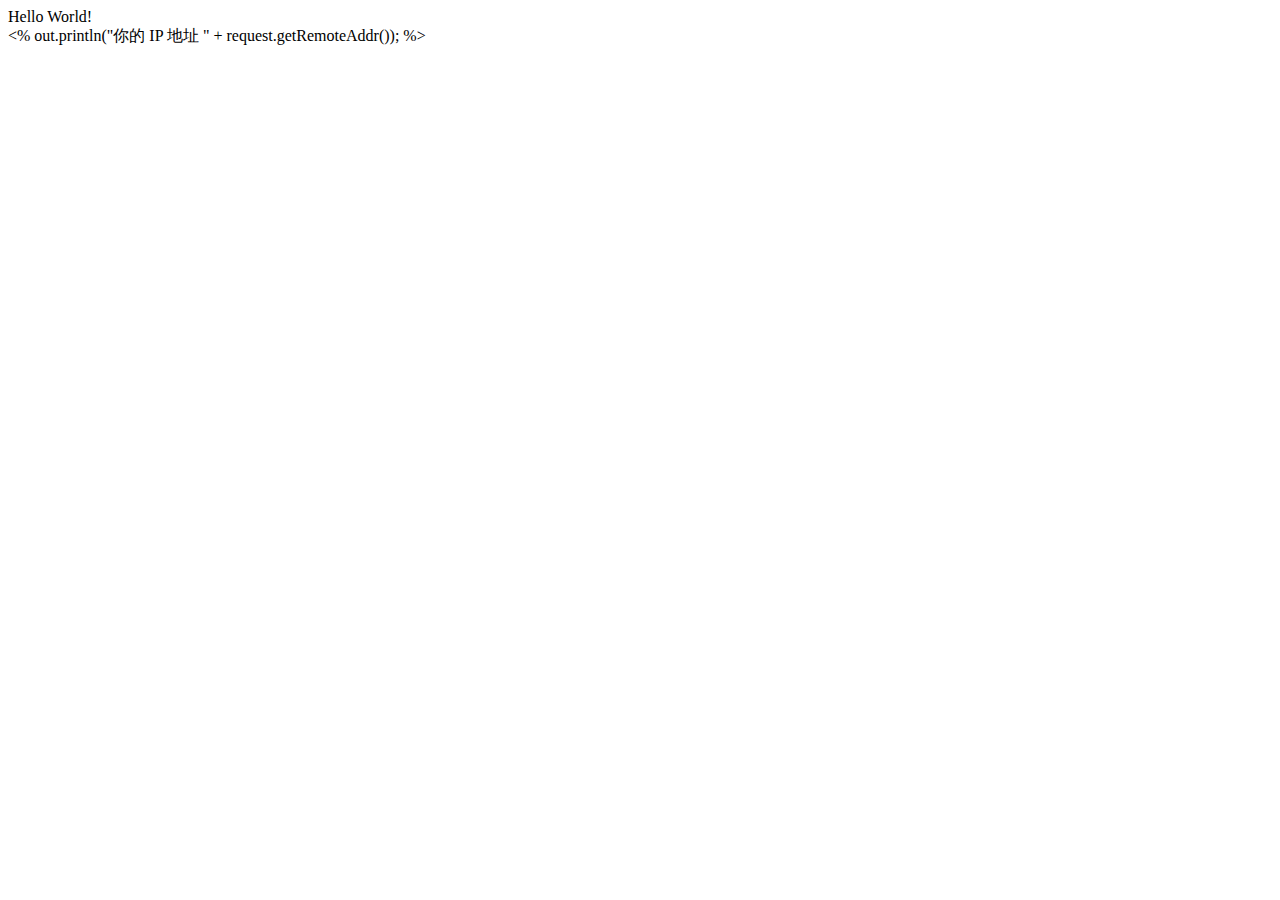
<file: serverone/src/main/resources/static/index.html>
<!DOCTYPE html>
<html>
<head>
    <meta charset="utf-8">
    <title>菜鸟教程(runoob.com)</title>
</head>
<body>
Hello World!<br/>
<%
    out.println("你的 IP 地址 " + request.getRemoteAddr());
%>
</body>
</html>
</file>
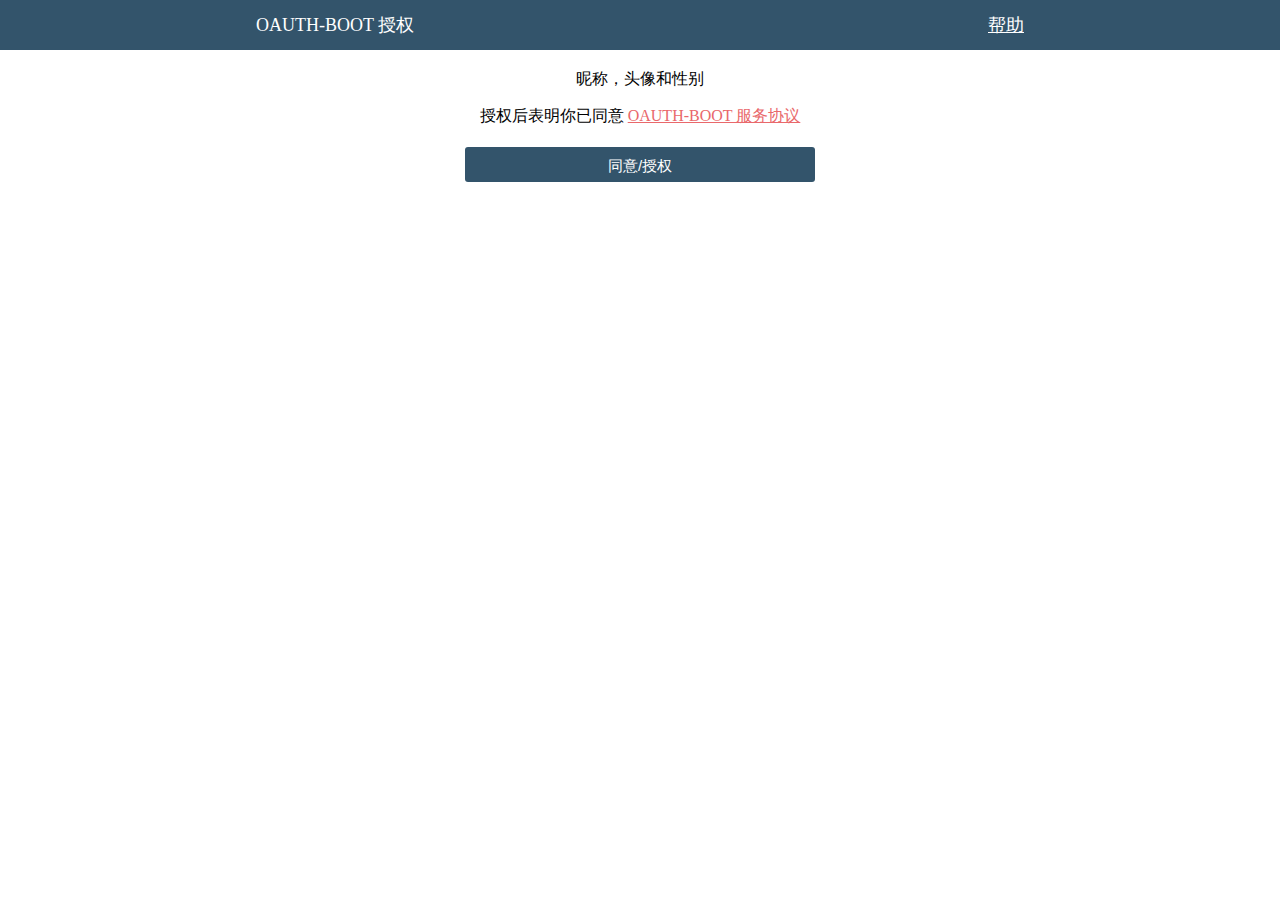
<file: authserver/src/main/resources/views/base-grant.html>
<!DOCTYPE html>
<html lang="en" xmlns:th="http://www.thymeleaf.org">
<head>
    <meta charset="UTF-8">
    <title>授权</title>
</head>
<style>

    html{
        padding: 0px;
        margin: 0px;
    }

    .title {
        background-color: #33546B;
        height: 50px;
        padding-left: 20%;
        padding-right: 20%;
        color: white;
        line-height: 50px;
        font-size: 18px;
    }
    .title-left{
        float: right;
    }
    .title-right{
        float: left;
    }
    .title-left a{
        color: white;
    }
    .container{
        clear: both;
        text-align: center;
    }
    .btn {
        width: 350px;
        height: 35px;
        line-height: 35px;
        cursor: pointer;
        margin-top: 20px;
        border-radius: 3px;
        background-color: #33546B;
        color: white;
        border: none;
        font-size: 15px;
    }
</style>
<body style="margin: 0px">
<div class="title">
    <div class="title-right">OAUTH-BOOT 授权</div>
    <div class="title-left">
        <a href="#help">帮助</a>
    </div>
</div>
<div class="container">
    <h3 th:text="${clientId}+' 请求授权，该应用将获取你的以下信息'"></h3>
    <p>昵称，头像和性别</p>
    授权后表明你已同意 <a  href="#boot" style="color: #E9686B">OAUTH-BOOT 服务协议</a>
    <form method="post" action="/oauth/authorize">
        <input name="user_oauth_approval" value="true" type="hidden">
        <input type="hidden" name="scope.app" value="true">
        <button class="btn"  type="submit"> 同意/授权</button>
    </form>
</div>
</body>
</html>
</file>
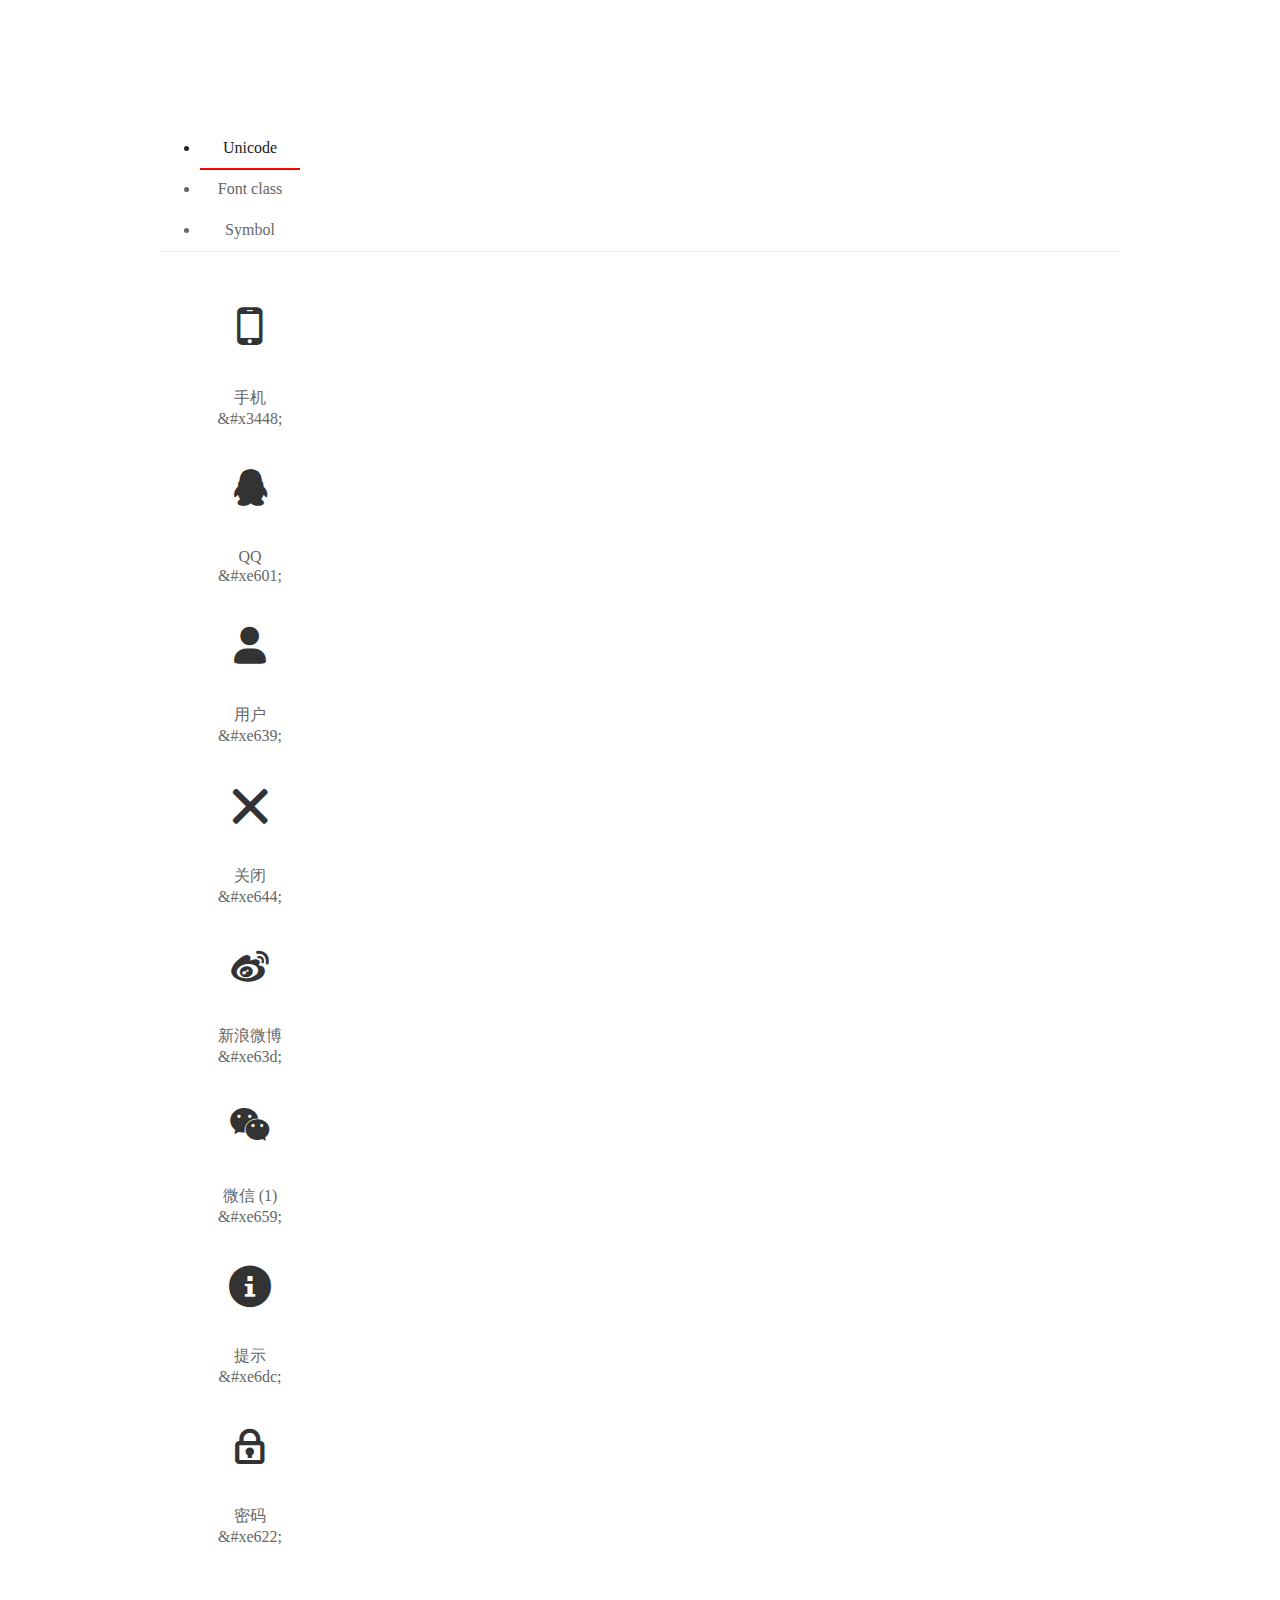
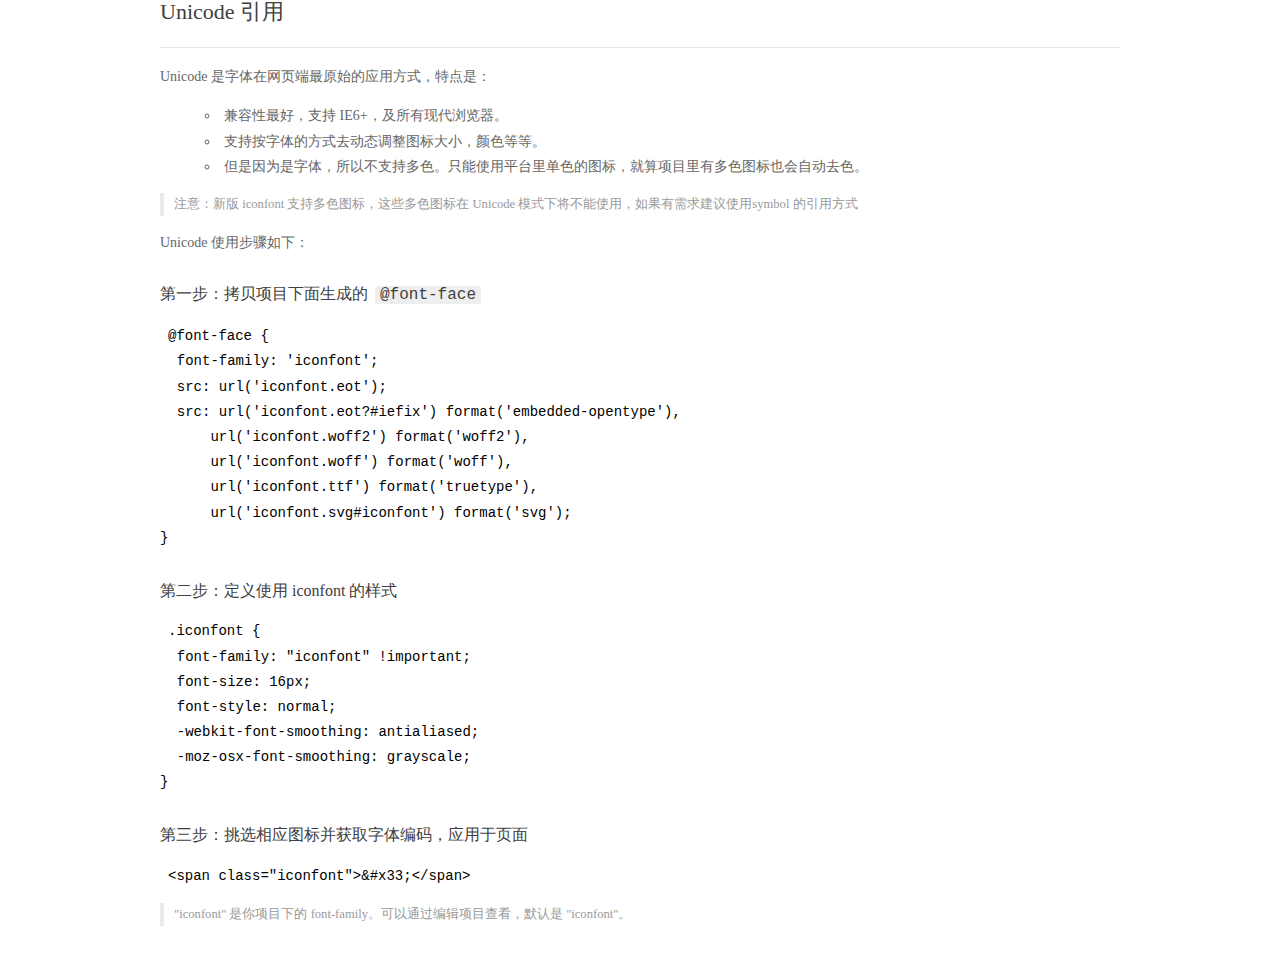
<file: authserver/src/main/resources/static/css/demo_index.html>
<!DOCTYPE html>
<html>
<head>
  <meta charset="utf-8"/>
  <title>IconFont Demo</title>
  <link rel="shortcut icon" href="https://gtms04.alicdn.com/tps/i4/TB1_oz6GVXXXXaFXpXXJDFnIXXX-64-64.ico" type="image/x-icon"/>
  <link rel="stylesheet" href="https://g.alicdn.com/thx/cube/1.3.2/cube.min.css">
  <link rel="stylesheet" href="demo.css">
  <link rel="stylesheet" href="iconfont.css">
  <script src="iconfont.js"></script>
  <!-- jQuery -->
  <script src="https://a1.alicdn.com/oss/uploads/2018/12/26/7bfddb60-08e8-11e9-9b04-53e73bb6408b.js"></script>
  <!-- 代码高亮 -->
  <script src="https://a1.alicdn.com/oss/uploads/2018/12/26/a3f714d0-08e6-11e9-8a15-ebf944d7534c.js"></script>
</head>
<body>
  <div class="main">
    <h1 class="logo"><a href="https://www.iconfont.cn/" title="iconfont 首页" target="_blank">&#xe86b;</a></h1>
    <div class="nav-tabs">
      <ul id="tabs" class="dib-box">
        <li class="dib active"><span>Unicode</span></li>
        <li class="dib"><span>Font class</span></li>
        <li class="dib"><span>Symbol</span></li>
      </ul>
      
    </div>
    <div class="tab-container">
      <div class="content unicode" style="display: block;">
          <ul class="icon_lists dib-box">
          
            <li class="dib">
              <span class="icon iconfont">&#x3448;</span>
                <div class="name">手机</div>
                <div class="code-name">&amp;#x3448;</div>
              </li>
          
            <li class="dib">
              <span class="icon iconfont">&#xe601;</span>
                <div class="name">QQ</div>
                <div class="code-name">&amp;#xe601;</div>
              </li>
          
            <li class="dib">
              <span class="icon iconfont">&#xe639;</span>
                <div class="name">用户</div>
                <div class="code-name">&amp;#xe639;</div>
              </li>
          
            <li class="dib">
              <span class="icon iconfont">&#xe644;</span>
                <div class="name">关闭</div>
                <div class="code-name">&amp;#xe644;</div>
              </li>
          
            <li class="dib">
              <span class="icon iconfont">&#xe63d;</span>
                <div class="name">新浪微博</div>
                <div class="code-name">&amp;#xe63d;</div>
              </li>
          
            <li class="dib">
              <span class="icon iconfont">&#xe659;</span>
                <div class="name">微信 (1)</div>
                <div class="code-name">&amp;#xe659;</div>
              </li>
          
            <li class="dib">
              <span class="icon iconfont">&#xe6dc;</span>
                <div class="name">提示</div>
                <div class="code-name">&amp;#xe6dc;</div>
              </li>
          
            <li class="dib">
              <span class="icon iconfont">&#xe622;</span>
                <div class="name">密码</div>
                <div class="code-name">&amp;#xe622;</div>
              </li>
          
          </ul>
          <div class="article markdown">
          <h2 id="unicode-">Unicode 引用</h2>
          <hr>

          <p>Unicode 是字体在网页端最原始的应用方式，特点是：</p>
          <ul>
            <li>兼容性最好，支持 IE6+，及所有现代浏览器。</li>
            <li>支持按字体的方式去动态调整图标大小，颜色等等。</li>
            <li>但是因为是字体，所以不支持多色。只能使用平台里单色的图标，就算项目里有多色图标也会自动去色。</li>
          </ul>
          <blockquote>
            <p>注意：新版 iconfont 支持多色图标，这些多色图标在 Unicode 模式下将不能使用，如果有需求建议使用symbol 的引用方式</p>
          </blockquote>
          <p>Unicode 使用步骤如下：</p>
          <h3 id="-font-face">第一步：拷贝项目下面生成的 <code>@font-face</code></h3>
<pre><code class="language-css"
>@font-face {
  font-family: 'iconfont';
  src: url('iconfont.eot');
  src: url('iconfont.eot?#iefix') format('embedded-opentype'),
      url('iconfont.woff2') format('woff2'),
      url('iconfont.woff') format('woff'),
      url('iconfont.ttf') format('truetype'),
      url('iconfont.svg#iconfont') format('svg');
}
</code></pre>
          <h3 id="-iconfont-">第二步：定义使用 iconfont 的样式</h3>
<pre><code class="language-css"
>.iconfont {
  font-family: "iconfont" !important;
  font-size: 16px;
  font-style: normal;
  -webkit-font-smoothing: antialiased;
  -moz-osx-font-smoothing: grayscale;
}
</code></pre>
          <h3 id="-">第三步：挑选相应图标并获取字体编码，应用于页面</h3>
<pre>
<code class="language-html"
>&lt;span class="iconfont"&gt;&amp;#x33;&lt;/span&gt;
</code></pre>
          <blockquote>
            <p>"iconfont" 是你项目下的 font-family。可以通过编辑项目查看，默认是 "iconfont"。</p>
          </blockquote>
          </div>
      </div>
      <div class="content font-class">
        <ul class="icon_lists dib-box">
          
          <li class="dib">
            <span class="icon iconfont icon-shouji"></span>
            <div class="name">
              手机
            </div>
            <div class="code-name">.icon-shouji
            </div>
          </li>
          
          <li class="dib">
            <span class="icon iconfont icon-icon"></span>
            <div class="name">
              QQ
            </div>
            <div class="code-name">.icon-icon
            </div>
          </li>
          
          <li class="dib">
            <span class="icon iconfont icon-yonghu"></span>
            <div class="name">
              用户
            </div>
            <div class="code-name">.icon-yonghu
            </div>
          </li>
          
          <li class="dib">
            <span class="icon iconfont icon-guanbi"></span>
            <div class="name">
              关闭
            </div>
            <div class="code-name">.icon-guanbi
            </div>
          </li>
          
          <li class="dib">
            <span class="icon iconfont icon-weibo"></span>
            <div class="name">
              新浪微博
            </div>
            <div class="code-name">.icon-weibo
            </div>
          </li>
          
          <li class="dib">
            <span class="icon iconfont icon-weixin"></span>
            <div class="name">
              微信 (1)
            </div>
            <div class="code-name">.icon-weixin
            </div>
          </li>
          
          <li class="dib">
            <span class="icon iconfont icon-tishi"></span>
            <div class="name">
              提示
            </div>
            <div class="code-name">.icon-tishi
            </div>
          </li>
          
          <li class="dib">
            <span class="icon iconfont icon-mima"></span>
            <div class="name">
              密码
            </div>
            <div class="code-name">.icon-mima
            </div>
          </li>
          
        </ul>
        <div class="article markdown">
        <h2 id="font-class-">font-class 引用</h2>
        <hr>

        <p>font-class 是 Unicode 使用方式的一种变种，主要是解决 Unicode 书写不直观，语意不明确的问题。</p>
        <p>与 Unicode 使用方式相比，具有如下特点：</p>
        <ul>
          <li>兼容性良好，支持 IE8+，及所有现代浏览器。</li>
          <li>相比于 Unicode 语意明确，书写更直观。可以很容易分辨这个 icon 是什么。</li>
          <li>因为使用 class 来定义图标，所以当要替换图标时，只需要修改 class 里面的 Unicode 引用。</li>
          <li>不过因为本质上还是使用的字体，所以多色图标还是不支持的。</li>
        </ul>
        <p>使用步骤如下：</p>
        <h3 id="-fontclass-">第一步：引入项目下面生成的 fontclass 代码：</h3>
<pre><code class="language-html">&lt;link rel="stylesheet" href="./iconfont.css"&gt;
</code></pre>
        <h3 id="-">第二步：挑选相应图标并获取类名，应用于页面：</h3>
<pre><code class="language-html">&lt;span class="iconfont icon-xxx"&gt;&lt;/span&gt;
</code></pre>
        <blockquote>
          <p>"
            iconfont" 是你项目下的 font-family。可以通过编辑项目查看，默认是 "iconfont"。</p>
        </blockquote>
      </div>
      </div>
      <div class="content symbol">
          <ul class="icon_lists dib-box">
          
            <li class="dib">
                <svg class="icon svg-icon" aria-hidden="true">
                  <use xlink:href="#icon-shouji"></use>
                </svg>
                <div class="name">手机</div>
                <div class="code-name">#icon-shouji</div>
            </li>
          
            <li class="dib">
                <svg class="icon svg-icon" aria-hidden="true">
                  <use xlink:href="#icon-icon"></use>
                </svg>
                <div class="name">QQ</div>
                <div class="code-name">#icon-icon</div>
            </li>
          
            <li class="dib">
                <svg class="icon svg-icon" aria-hidden="true">
                  <use xlink:href="#icon-yonghu"></use>
                </svg>
                <div class="name">用户</div>
                <div class="code-name">#icon-yonghu</div>
            </li>
          
            <li class="dib">
                <svg class="icon svg-icon" aria-hidden="true">
                  <use xlink:href="#icon-guanbi"></use>
                </svg>
                <div class="name">关闭</div>
                <div class="code-name">#icon-guanbi</div>
            </li>
          
            <li class="dib">
                <svg class="icon svg-icon" aria-hidden="true">
                  <use xlink:href="#icon-weibo"></use>
                </svg>
                <div class="name">新浪微博</div>
                <div class="code-name">#icon-weibo</div>
            </li>
          
            <li class="dib">
                <svg class="icon svg-icon" aria-hidden="true">
                  <use xlink:href="#icon-weixin"></use>
                </svg>
                <div class="name">微信 (1)</div>
                <div class="code-name">#icon-weixin</div>
            </li>
          
            <li class="dib">
                <svg class="icon svg-icon" aria-hidden="true">
                  <use xlink:href="#icon-tishi"></use>
                </svg>
                <div class="name">提示</div>
                <div class="code-name">#icon-tishi</div>
            </li>
          
            <li class="dib">
                <svg class="icon svg-icon" aria-hidden="true">
                  <use xlink:href="#icon-mima"></use>
                </svg>
                <div class="name">密码</div>
                <div class="code-name">#icon-mima</div>
            </li>
          
          </ul>
          <div class="article markdown">
          <h2 id="symbol-">Symbol 引用</h2>
          <hr>

          <p>这是一种全新的使用方式，应该说这才是未来的主流，也是平台目前推荐的用法。相关介绍可以参考这篇<a href="">文章</a>
            这种用法其实是做了一个 SVG 的集合，与另外两种相比具有如下特点：</p>
          <ul>
            <li>支持多色图标了，不再受单色限制。</li>
            <li>通过一些技巧，支持像字体那样，通过 <code>font-size</code>, <code>color</code> 来调整样式。</li>
            <li>兼容性较差，支持 IE9+，及现代浏览器。</li>
            <li>浏览器渲染 SVG 的性能一般，还不如 png。</li>
          </ul>
          <p>使用步骤如下：</p>
          <h3 id="-symbol-">第一步：引入项目下面生成的 symbol 代码：</h3>
<pre><code class="language-html">&lt;script src="./iconfont.js"&gt;&lt;/script&gt;
</code></pre>
          <h3 id="-css-">第二步：加入通用 CSS 代码（引入一次就行）：</h3>
<pre><code class="language-html">&lt;style&gt;
.icon {
  width: 1em;
  height: 1em;
  vertical-align: -0.15em;
  fill: currentColor;
  overflow: hidden;
}
&lt;/style&gt;
</code></pre>
          <h3 id="-">第三步：挑选相应图标并获取类名，应用于页面：</h3>
<pre><code class="language-html">&lt;svg class="icon" aria-hidden="true"&gt;
  &lt;use xlink:href="#icon-xxx"&gt;&lt;/use&gt;
&lt;/svg&gt;
</code></pre>
          </div>
      </div>

    </div>
  </div>
  <script>
  $(document).ready(function () {
      $('.tab-container .content:first').show()

      $('#tabs li').click(function (e) {
        var tabContent = $('.tab-container .content')
        var index = $(this).index()

        if ($(this).hasClass('active')) {
          return
        } else {
          $('#tabs li').removeClass('active')
          $(this).addClass('active')

          tabContent.hide().eq(index).fadeIn()
        }
      })
    })
  </script>
</body>
</html>
</file>
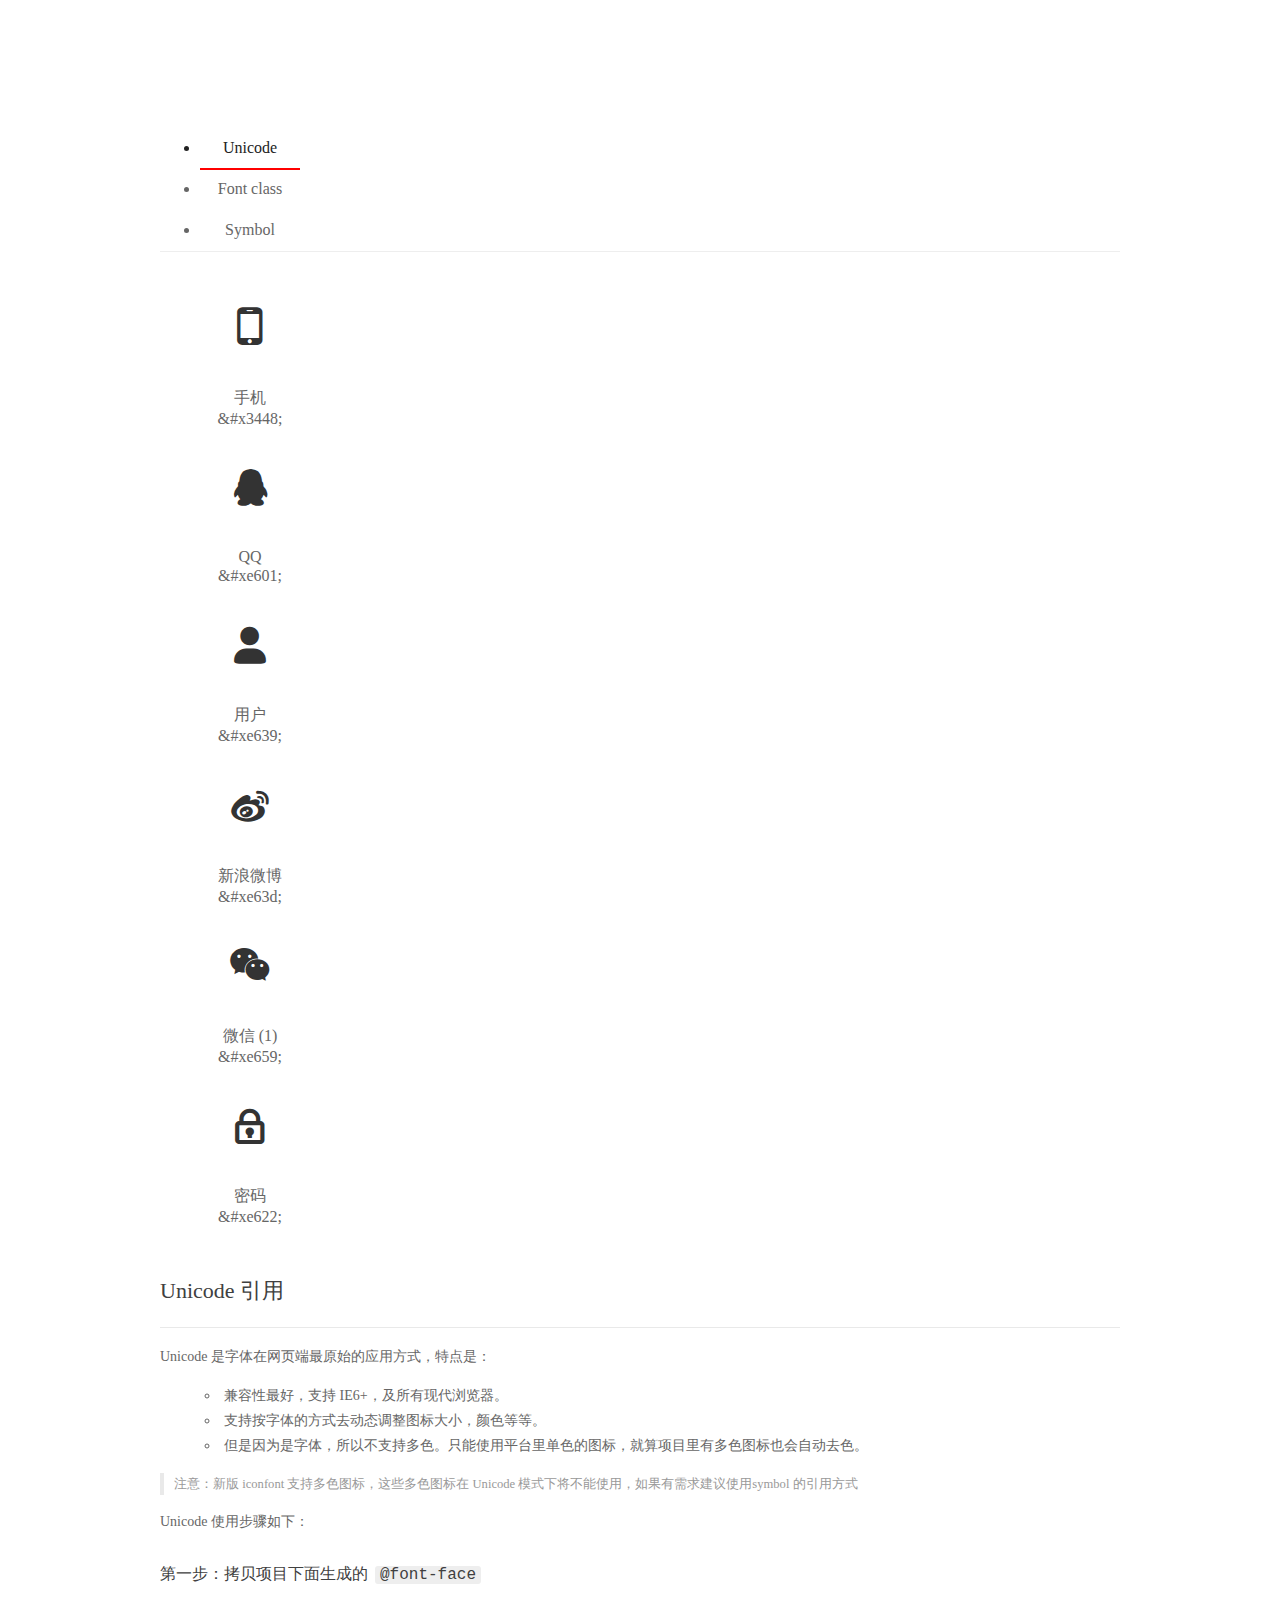
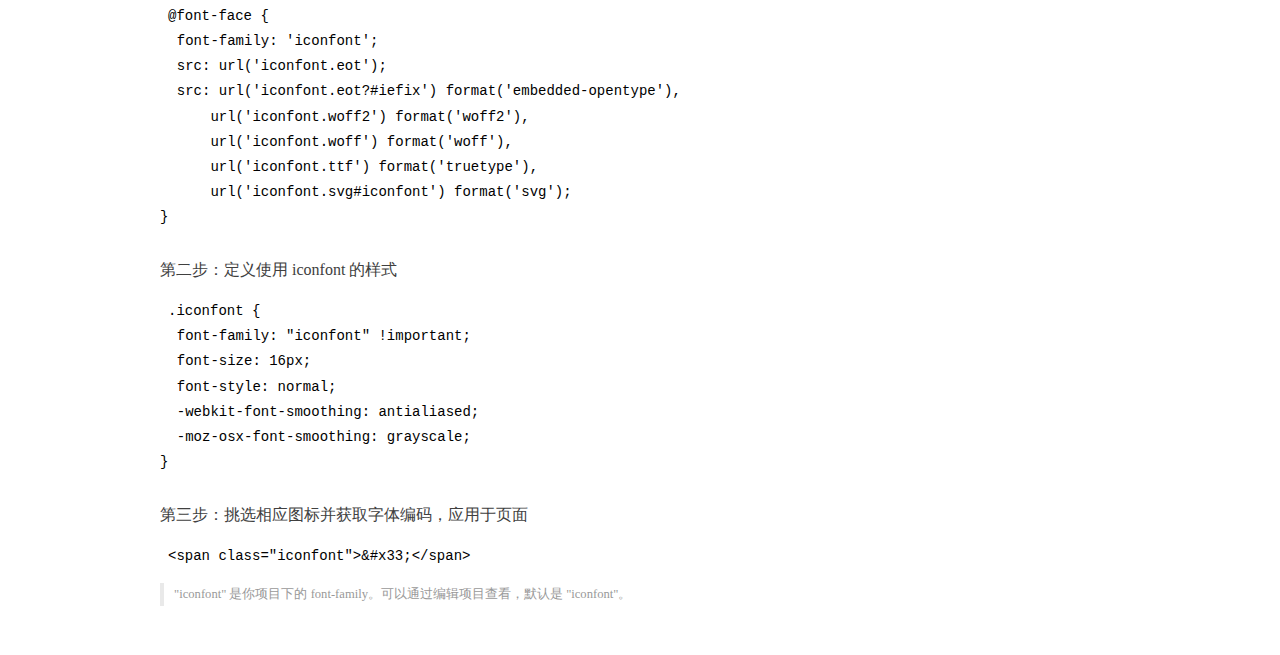
<file: authserverhi/src/main/resources/static/css/demo_index.html>
<!DOCTYPE html>
<html>
<head>
  <meta charset="utf-8"/>
  <title>IconFont Demo</title>
  <link rel="shortcut icon" href="https://gtms04.alicdn.com/tps/i4/TB1_oz6GVXXXXaFXpXXJDFnIXXX-64-64.ico" type="image/x-icon"/>
  <link rel="stylesheet" href="https://g.alicdn.com/thx/cube/1.3.2/cube.min.css">
  <link rel="stylesheet" href="demo.css">
  <link rel="stylesheet" href="iconfont.css">
  <script src="iconfont.js"></script>
  <!-- jQuery -->
  <script src="https://a1.alicdn.com/oss/uploads/2018/12/26/7bfddb60-08e8-11e9-9b04-53e73bb6408b.js"></script>
  <!-- 代码高亮 -->
  <script src="https://a1.alicdn.com/oss/uploads/2018/12/26/a3f714d0-08e6-11e9-8a15-ebf944d7534c.js"></script>
</head>
<body>
  <div class="main">
    <h1 class="logo"><a href="https://www.iconfont.cn/" title="iconfont 首页" target="_blank">&#xe86b;</a></h1>
    <div class="nav-tabs">
      <ul id="tabs" class="dib-box">
        <li class="dib active"><span>Unicode</span></li>
        <li class="dib"><span>Font class</span></li>
        <li class="dib"><span>Symbol</span></li>
      </ul>
      
    </div>
    <div class="tab-container">
      <div class="content unicode" style="display: block;">
          <ul class="icon_lists dib-box">
          
            <li class="dib">
              <span class="icon iconfont">&#x3448;</span>
                <div class="name">手机</div>
                <div class="code-name">&amp;#x3448;</div>
              </li>
          
            <li class="dib">
              <span class="icon iconfont">&#xe601;</span>
                <div class="name">QQ</div>
                <div class="code-name">&amp;#xe601;</div>
              </li>
          
            <li class="dib">
              <span class="icon iconfont">&#xe639;</span>
                <div class="name">用户</div>
                <div class="code-name">&amp;#xe639;</div>
              </li>
          
            <li class="dib">
              <span class="icon iconfont">&#xe63d;</span>
                <div class="name">新浪微博</div>
                <div class="code-name">&amp;#xe63d;</div>
              </li>
          
            <li class="dib">
              <span class="icon iconfont">&#xe659;</span>
                <div class="name">微信 (1)</div>
                <div class="code-name">&amp;#xe659;</div>
              </li>
          
            <li class="dib">
              <span class="icon iconfont">&#xe622;</span>
                <div class="name">密码</div>
                <div class="code-name">&amp;#xe622;</div>
              </li>
          
          </ul>
          <div class="article markdown">
          <h2 id="unicode-">Unicode 引用</h2>
          <hr>

          <p>Unicode 是字体在网页端最原始的应用方式，特点是：</p>
          <ul>
            <li>兼容性最好，支持 IE6+，及所有现代浏览器。</li>
            <li>支持按字体的方式去动态调整图标大小，颜色等等。</li>
            <li>但是因为是字体，所以不支持多色。只能使用平台里单色的图标，就算项目里有多色图标也会自动去色。</li>
          </ul>
          <blockquote>
            <p>注意：新版 iconfont 支持多色图标，这些多色图标在 Unicode 模式下将不能使用，如果有需求建议使用symbol 的引用方式</p>
          </blockquote>
          <p>Unicode 使用步骤如下：</p>
          <h3 id="-font-face">第一步：拷贝项目下面生成的 <code>@font-face</code></h3>
<pre><code class="language-css"
>@font-face {
  font-family: 'iconfont';
  src: url('iconfont.eot');
  src: url('iconfont.eot?#iefix') format('embedded-opentype'),
      url('iconfont.woff2') format('woff2'),
      url('iconfont.woff') format('woff'),
      url('iconfont.ttf') format('truetype'),
      url('iconfont.svg#iconfont') format('svg');
}
</code></pre>
          <h3 id="-iconfont-">第二步：定义使用 iconfont 的样式</h3>
<pre><code class="language-css"
>.iconfont {
  font-family: "iconfont" !important;
  font-size: 16px;
  font-style: normal;
  -webkit-font-smoothing: antialiased;
  -moz-osx-font-smoothing: grayscale;
}
</code></pre>
          <h3 id="-">第三步：挑选相应图标并获取字体编码，应用于页面</h3>
<pre>
<code class="language-html"
>&lt;span class="iconfont"&gt;&amp;#x33;&lt;/span&gt;
</code></pre>
          <blockquote>
            <p>"iconfont" 是你项目下的 font-family。可以通过编辑项目查看，默认是 "iconfont"。</p>
          </blockquote>
          </div>
      </div>
      <div class="content font-class">
        <ul class="icon_lists dib-box">
          
          <li class="dib">
            <span class="icon iconfont icon-shouji"></span>
            <div class="name">
              手机
            </div>
            <div class="code-name">.icon-shouji
            </div>
          </li>
          
          <li class="dib">
            <span class="icon iconfont icon-icon"></span>
            <div class="name">
              QQ
            </div>
            <div class="code-name">.icon-icon
            </div>
          </li>
          
          <li class="dib">
            <span class="icon iconfont icon-yonghu"></span>
            <div class="name">
              用户
            </div>
            <div class="code-name">.icon-yonghu
            </div>
          </li>
          
          <li class="dib">
            <span class="icon iconfont icon-weibo"></span>
            <div class="name">
              新浪微博
            </div>
            <div class="code-name">.icon-weibo
            </div>
          </li>
          
          <li class="dib">
            <span class="icon iconfont icon-weixin"></span>
            <div class="name">
              微信 (1)
            </div>
            <div class="code-name">.icon-weixin
            </div>
          </li>
          
          <li class="dib">
            <span class="icon iconfont icon-mima"></span>
            <div class="name">
              密码
            </div>
            <div class="code-name">.icon-mima
            </div>
          </li>
          
        </ul>
        <div class="article markdown">
        <h2 id="font-class-">font-class 引用</h2>
        <hr>

        <p>font-class 是 Unicode 使用方式的一种变种，主要是解决 Unicode 书写不直观，语意不明确的问题。</p>
        <p>与 Unicode 使用方式相比，具有如下特点：</p>
        <ul>
          <li>兼容性良好，支持 IE8+，及所有现代浏览器。</li>
          <li>相比于 Unicode 语意明确，书写更直观。可以很容易分辨这个 icon 是什么。</li>
          <li>因为使用 class 来定义图标，所以当要替换图标时，只需要修改 class 里面的 Unicode 引用。</li>
          <li>不过因为本质上还是使用的字体，所以多色图标还是不支持的。</li>
        </ul>
        <p>使用步骤如下：</p>
        <h3 id="-fontclass-">第一步：引入项目下面生成的 fontclass 代码：</h3>
<pre><code class="language-html">&lt;link rel="stylesheet" href="./iconfont.css"&gt;
</code></pre>
        <h3 id="-">第二步：挑选相应图标并获取类名，应用于页面：</h3>
<pre><code class="language-html">&lt;span class="iconfont icon-xxx"&gt;&lt;/span&gt;
</code></pre>
        <blockquote>
          <p>"
            iconfont" 是你项目下的 font-family。可以通过编辑项目查看，默认是 "iconfont"。</p>
        </blockquote>
      </div>
      </div>
      <div class="content symbol">
          <ul class="icon_lists dib-box">
          
            <li class="dib">
                <svg class="icon svg-icon" aria-hidden="true">
                  <use xlink:href="#icon-shouji"></use>
                </svg>
                <div class="name">手机</div>
                <div class="code-name">#icon-shouji</div>
            </li>
          
            <li class="dib">
                <svg class="icon svg-icon" aria-hidden="true">
                  <use xlink:href="#icon-icon"></use>
                </svg>
                <div class="name">QQ</div>
                <div class="code-name">#icon-icon</div>
            </li>
          
            <li class="dib">
                <svg class="icon svg-icon" aria-hidden="true">
                  <use xlink:href="#icon-yonghu"></use>
                </svg>
                <div class="name">用户</div>
                <div class="code-name">#icon-yonghu</div>
            </li>
          
            <li class="dib">
                <svg class="icon svg-icon" aria-hidden="true">
                  <use xlink:href="#icon-weibo"></use>
                </svg>
                <div class="name">新浪微博</div>
                <div class="code-name">#icon-weibo</div>
            </li>
          
            <li class="dib">
                <svg class="icon svg-icon" aria-hidden="true">
                  <use xlink:href="#icon-weixin"></use>
                </svg>
                <div class="name">微信 (1)</div>
                <div class="code-name">#icon-weixin</div>
            </li>
          
            <li class="dib">
                <svg class="icon svg-icon" aria-hidden="true">
                  <use xlink:href="#icon-mima"></use>
                </svg>
                <div class="name">密码</div>
                <div class="code-name">#icon-mima</div>
            </li>
          
          </ul>
          <div class="article markdown">
          <h2 id="symbol-">Symbol 引用</h2>
          <hr>

          <p>这是一种全新的使用方式，应该说这才是未来的主流，也是平台目前推荐的用法。相关介绍可以参考这篇<a href="">文章</a>
            这种用法其实是做了一个 SVG 的集合，与另外两种相比具有如下特点：</p>
          <ul>
            <li>支持多色图标了，不再受单色限制。</li>
            <li>通过一些技巧，支持像字体那样，通过 <code>font-size</code>, <code>color</code> 来调整样式。</li>
            <li>兼容性较差，支持 IE9+，及现代浏览器。</li>
            <li>浏览器渲染 SVG 的性能一般，还不如 png。</li>
          </ul>
          <p>使用步骤如下：</p>
          <h3 id="-symbol-">第一步：引入项目下面生成的 symbol 代码：</h3>
<pre><code class="language-html">&lt;script src="./iconfont.js"&gt;&lt;/script&gt;
</code></pre>
          <h3 id="-css-">第二步：加入通用 CSS 代码（引入一次就行）：</h3>
<pre><code class="language-html">&lt;style&gt;
.icon {
  width: 1em;
  height: 1em;
  vertical-align: -0.15em;
  fill: currentColor;
  overflow: hidden;
}
&lt;/style&gt;
</code></pre>
          <h3 id="-">第三步：挑选相应图标并获取类名，应用于页面：</h3>
<pre><code class="language-html">&lt;svg class="icon" aria-hidden="true"&gt;
  &lt;use xlink:href="#icon-xxx"&gt;&lt;/use&gt;
&lt;/svg&gt;
</code></pre>
          </div>
      </div>

    </div>
  </div>
  <script>
  $(document).ready(function () {
      $('.tab-container .content:first').show()

      $('#tabs li').click(function (e) {
        var tabContent = $('.tab-container .content')
        var index = $(this).index()

        if ($(this).hasClass('active')) {
          return
        } else {
          $('#tabs li').removeClass('active')
          $(this).addClass('active')

          tabContent.hide().eq(index).fadeIn()
        }
      })
    })
  </script>
</body>
</html>
</file>
<file: authserver/src/main/resources/static/css/demo.css>
/* Logo 字体 */
@font-face {
  font-family: "iconfont logo";
  src: url('https://at.alicdn.com/t/font_985780_km7mi63cihi.eot?t=1545807318834');
  src: url('https://at.alicdn.com/t/font_985780_km7mi63cihi.eot?t=1545807318834#iefix') format('embedded-opentype'),
    url('https://at.alicdn.com/t/font_985780_km7mi63cihi.woff?t=1545807318834') format('woff'),
    url('https://at.alicdn.com/t/font_985780_km7mi63cihi.ttf?t=1545807318834') format('truetype'),
    url('https://at.alicdn.com/t/font_985780_km7mi63cihi.svg?t=1545807318834#iconfont') format('svg');
}

.logo {
  font-family: "iconfont logo";
  font-size: 160px;
  font-style: normal;
  -webkit-font-smoothing: antialiased;
  -moz-osx-font-smoothing: grayscale;
}

/* tabs */
.nav-tabs {
  position: relative;
}

.nav-tabs .nav-more {
  position: absolute;
  right: 0;
  bottom: 0;
  height: 42px;
  line-height: 42px;
  color: #666;
}

#tabs {
  border-bottom: 1px solid #eee;
}

#tabs li {
  cursor: pointer;
  width: 100px;
  height: 40px;
  line-height: 40px;
  text-align: center;
  font-size: 16px;
  border-bottom: 2px solid transparent;
  position: relative;
  z-index: 1;
  margin-bottom: -1px;
  color: #666;
}


#tabs .active {
  border-bottom-color: #f00;
  color: #222;
}

.tab-container .content {
  display: none;
}

/* 页面布局 */
.main {
  padding: 30px 100px;
  width: 960px;
  margin: 0 auto;
}

.main .logo {
  color: #333;
  text-align: left;
  margin-bottom: 30px;
  line-height: 1;
  height: 110px;
  margin-top: -50px;
  overflow: hidden;
  *zoom: 1;
}

.main .logo a {
  font-size: 160px;
  color: #333;
}

.helps {
  margin-top: 40px;
}

.helps pre {
  padding: 20px;
  margin: 10px 0;
  border: solid 1px #e7e1cd;
  background-color: #fffdef;
  overflow: auto;
}

.icon_lists {
  width: 100% !important;
  overflow: hidden;
  *zoom: 1;
}

.icon_lists li {
  width: 100px;
  margin-bottom: 10px;
  margin-right: 20px;
  text-align: center;
  list-style: none !important;
  cursor: default;
}

.icon_lists li .code-name {
  line-height: 1.2;
}

.icon_lists .icon {
  display: block;
  height: 100px;
  line-height: 100px;
  font-size: 42px;
  margin: 10px auto;
  color: #333;
  -webkit-transition: font-size 0.25s linear, width 0.25s linear;
  -moz-transition: font-size 0.25s linear, width 0.25s linear;
  transition: font-size 0.25s linear, width 0.25s linear;
}

.icon_lists .icon:hover {
  font-size: 100px;
}

.icon_lists .svg-icon {
  /* 通过设置 font-size 来改变图标大小 */
  width: 1em;
  /* 图标和文字相邻时，垂直对齐 */
  vertical-align: -0.15em;
  /* 通过设置 color 来改变 SVG 的颜色/fill */
  fill: currentColor;
  /* path 和 stroke 溢出 viewBox 部分在 IE 下会显示
      normalize.css 中也包含这行 */
  overflow: hidden;
}

.icon_lists li .name,
.icon_lists li .code-name {
  color: #666;
}

/* markdown 样式 */
.markdown {
  color: #666;
  font-size: 14px;
  line-height: 1.8;
}

.highlight {
  line-height: 1.5;
}

.markdown img {
  vertical-align: middle;
  max-width: 100%;
}

.markdown h1 {
  color: #404040;
  font-weight: 500;
  line-height: 40px;
  margin-bottom: 24px;
}

.markdown h2,
.markdown h3,
.markdown h4,
.markdown h5,
.markdown h6 {
  color: #404040;
  margin: 1.6em 0 0.6em 0;
  font-weight: 500;
  clear: both;
}

.markdown h1 {
  font-size: 28px;
}

.markdown h2 {
  font-size: 22px;
}

.markdown h3 {
  font-size: 16px;
}

.markdown h4 {
  font-size: 14px;
}

.markdown h5 {
  font-size: 12px;
}

.markdown h6 {
  font-size: 12px;
}

.markdown hr {
  height: 1px;
  border: 0;
  background: #e9e9e9;
  margin: 16px 0;
  clear: both;
}

.markdown p {
  margin: 1em 0;
}

.markdown>p,
.markdown>blockquote,
.markdown>.highlight,
.markdown>ol,
.markdown>ul {
  width: 80%;
}

.markdown ul>li {
  list-style: circle;
}

.markdown>ul li,
.markdown blockquote ul>li {
  margin-left: 20px;
  padding-left: 4px;
}

.markdown>ul li p,
.markdown>ol li p {
  margin: 0.6em 0;
}

.markdown ol>li {
  list-style: decimal;
}

.markdown>ol li,
.markdown blockquote ol>li {
  margin-left: 20px;
  padding-left: 4px;
}

.markdown code {
  margin: 0 3px;
  padding: 0 5px;
  background: #eee;
  border-radius: 3px;
}

.markdown strong,
.markdown b {
  font-weight: 600;
}

.markdown>table {
  border-collapse: collapse;
  border-spacing: 0px;
  empty-cells: show;
  border: 1px solid #e9e9e9;
  width: 95%;
  margin-bottom: 24px;
}

.markdown>table th {
  white-space: nowrap;
  color: #333;
  font-weight: 600;
}

.markdown>table th,
.markdown>table td {
  border: 1px solid #e9e9e9;
  padding: 8px 16px;
  text-align: left;
}

.markdown>table th {
  background: #F7F7F7;
}

.markdown blockquote {
  font-size: 90%;
  color: #999;
  border-left: 4px solid #e9e9e9;
  padding-left: 0.8em;
  margin: 1em 0;
}

.markdown blockquote p {
  margin: 0;
}

.markdown .anchor {
  opacity: 0;
  transition: opacity 0.3s ease;
  margin-left: 8px;
}

.markdown .waiting {
  color: #ccc;
}

.markdown h1:hover .anchor,
.markdown h2:hover .anchor,
.markdown h3:hover .anchor,
.markdown h4:hover .anchor,
.markdown h5:hover .anchor,
.markdown h6:hover .anchor {
  opacity: 1;
  display: inline-block;
}

.markdown>br,
.markdown>p>br {
  clear: both;
}


.hljs {
  display: block;
  background: white;
  padding: 0.5em;
  color: #333333;
  overflow-x: auto;
}

.hljs-comment,
.hljs-meta {
  color: #969896;
}

.hljs-string,
.hljs-variable,
.hljs-template-variable,
.hljs-strong,
.hljs-emphasis,
.hljs-quote {
  color: #df5000;
}

.hljs-keyword,
.hljs-selector-tag,
.hljs-type {
  color: #a71d5d;
}

.hljs-literal,
.hljs-symbol,
.hljs-bullet,
.hljs-attribute {
  color: #0086b3;
}

.hljs-section,
.hljs-name {
  color: #63a35c;
}

.hljs-tag {
  color: #333333;
}

.hljs-title,
.hljs-attr,
.hljs-selector-id,
.hljs-selector-class,
.hljs-selector-attr,
.hljs-selector-pseudo {
  color: #795da3;
}

.hljs-addition {
  color: #55a532;
  background-color: #eaffea;
}

.hljs-deletion {
  color: #bd2c00;
  background-color: #ffecec;
}

.hljs-link {
  text-decoration: underline;
}

/* 代码高亮 */
/* PrismJS 1.15.0
https://prismjs.com/download.html#themes=prism&languages=markup+css+clike+javascript */
/**
 * prism.js default theme for JavaScript, CSS and HTML
 * Based on dabblet (http://dabblet.com)
 * @author Lea Verou
 */
code[class*="language-"],
pre[class*="language-"] {
  color: black;
  background: none;
  text-shadow: 0 1px white;
  font-family: Consolas, Monaco, 'Andale Mono', 'Ubuntu Mono', monospace;
  text-align: left;
  white-space: pre;
  word-spacing: normal;
  word-break: normal;
  word-wrap: normal;
  line-height: 1.5;

  -moz-tab-size: 4;
  -o-tab-size: 4;
  tab-size: 4;

  -webkit-hyphens: none;
  -moz-hyphens: none;
  -ms-hyphens: none;
  hyphens: none;
}

pre[class*="language-"]::-moz-selection,
pre[class*="language-"] ::-moz-selection,
code[class*="language-"]::-moz-selection,
code[class*="language-"] ::-moz-selection {
  text-shadow: none;
  background: #b3d4fc;
}

pre[class*="language-"]::selection,
pre[class*="language-"] ::selection,
code[class*="language-"]::selection,
code[class*="language-"] ::selection {
  text-shadow: none;
  background: #b3d4fc;
}

@media print {

  code[class*="language-"],
  pre[class*="language-"] {
    text-shadow: none;
  }
}

/* Code blocks */
pre[class*="language-"] {
  padding: 1em;
  margin: .5em 0;
  overflow: auto;
}

:not(pre)>code[class*="language-"],
pre[class*="language-"] {
  background: #f5f2f0;
}

/* Inline code */
:not(pre)>code[class*="language-"] {
  padding: .1em;
  border-radius: .3em;
  white-space: normal;
}

.token.comment,
.token.prolog,
.token.doctype,
.token.cdata {
  color: slategray;
}

.token.punctuation {
  color: #999;
}

.namespace {
  opacity: .7;
}

.token.property,
.token.tag,
.token.boolean,
.token.number,
.token.constant,
.token.symbol,
.token.deleted {
  color: #905;
}

.token.selector,
.token.attr-name,
.token.string,
.token.char,
.token.builtin,
.token.inserted {
  color: #690;
}

.token.operator,
.token.entity,
.token.url,
.language-css .token.string,
.style .token.string {
  color: #9a6e3a;
  background: hsla(0, 0%, 100%, .5);
}

.token.atrule,
.token.attr-value,
.token.keyword {
  color: #07a;
}

.token.function,
.token.class-name {
  color: #DD4A68;
}

.token.regex,
.token.important,
.token.variable {
  color: #e90;
}

.token.important,
.token.bold {
  font-weight: bold;
}

.token.italic {
  font-style: italic;
}

.token.entity {
  cursor: help;
}
</file>
<file: authserver/src/main/resources/static/css/iconfont.css>
@font-face {font-family: "iconfont";
  src: url('iconfont.eot?t=1578732592891'); /* IE9 */
  src: url('iconfont.eot?t=1578732592891#iefix') format('embedded-opentype'), /* IE6-IE8 */
  url('[data-uri]') format('woff2'),
  url('iconfont.woff?t=1578732592891') format('woff'),
  url('iconfont.ttf?t=1578732592891') format('truetype'), /* chrome, firefox, opera, Safari, Android, iOS 4.2+ */
  url('iconfont.svg?t=1578732592891#iconfont') format('svg'); /* iOS 4.1- */
}

.iconfont {
  font-family: "iconfont" !important;
  font-size: 16px;
  font-style: normal;
  -webkit-font-smoothing: antialiased;
  -moz-osx-font-smoothing: grayscale;
}

.icon-shouji:before {
  content: "\3448";
}

.icon-icon:before {
  content: "\e601";
}

.icon-yonghu:before {
  content: "\e639";
}

.icon-guanbi:before {
  content: "\e644";
}

.icon-weibo:before {
  content: "\e63d";
}

.icon-weixin:before {
  content: "\e659";
}

.icon-tishi:before {
  content: "\e6dc";
}

.icon-mima:before {
  content: "\e622";
}
</file>
<file: authserverhi/src/main/resources/static/css/demo.css>
/* Logo 字体 */
@font-face {
  font-family: "iconfont logo";
  src: url('https://at.alicdn.com/t/font_985780_km7mi63cihi.eot?t=1545807318834');
  src: url('https://at.alicdn.com/t/font_985780_km7mi63cihi.eot?t=1545807318834#iefix') format('embedded-opentype'),
    url('https://at.alicdn.com/t/font_985780_km7mi63cihi.woff?t=1545807318834') format('woff'),
    url('https://at.alicdn.com/t/font_985780_km7mi63cihi.ttf?t=1545807318834') format('truetype'),
    url('https://at.alicdn.com/t/font_985780_km7mi63cihi.svg?t=1545807318834#iconfont') format('svg');
}

.logo {
  font-family: "iconfont logo";
  font-size: 160px;
  font-style: normal;
  -webkit-font-smoothing: antialiased;
  -moz-osx-font-smoothing: grayscale;
}

/* tabs */
.nav-tabs {
  position: relative;
}

.nav-tabs .nav-more {
  position: absolute;
  right: 0;
  bottom: 0;
  height: 42px;
  line-height: 42px;
  color: #666;
}

#tabs {
  border-bottom: 1px solid #eee;
}

#tabs li {
  cursor: pointer;
  width: 100px;
  height: 40px;
  line-height: 40px;
  text-align: center;
  font-size: 16px;
  border-bottom: 2px solid transparent;
  position: relative;
  z-index: 1;
  margin-bottom: -1px;
  color: #666;
}


#tabs .active {
  border-bottom-color: #f00;
  color: #222;
}

.tab-container .content {
  display: none;
}

/* 页面布局 */
.main {
  padding: 30px 100px;
  width: 960px;
  margin: 0 auto;
}

.main .logo {
  color: #333;
  text-align: left;
  margin-bottom: 30px;
  line-height: 1;
  height: 110px;
  margin-top: -50px;
  overflow: hidden;
  *zoom: 1;
}

.main .logo a {
  font-size: 160px;
  color: #333;
}

.helps {
  margin-top: 40px;
}

.helps pre {
  padding: 20px;
  margin: 10px 0;
  border: solid 1px #e7e1cd;
  background-color: #fffdef;
  overflow: auto;
}

.icon_lists {
  width: 100% !important;
  overflow: hidden;
  *zoom: 1;
}

.icon_lists li {
  width: 100px;
  margin-bottom: 10px;
  margin-right: 20px;
  text-align: center;
  list-style: none !important;
  cursor: default;
}

.icon_lists li .code-name {
  line-height: 1.2;
}

.icon_lists .icon {
  display: block;
  height: 100px;
  line-height: 100px;
  font-size: 42px;
  margin: 10px auto;
  color: #333;
  -webkit-transition: font-size 0.25s linear, width 0.25s linear;
  -moz-transition: font-size 0.25s linear, width 0.25s linear;
  transition: font-size 0.25s linear, width 0.25s linear;
}

.icon_lists .icon:hover {
  font-size: 100px;
}

.icon_lists .svg-icon {
  /* 通过设置 font-size 来改变图标大小 */
  width: 1em;
  /* 图标和文字相邻时，垂直对齐 */
  vertical-align: -0.15em;
  /* 通过设置 color 来改变 SVG 的颜色/fill */
  fill: currentColor;
  /* path 和 stroke 溢出 viewBox 部分在 IE 下会显示
      normalize.css 中也包含这行 */
  overflow: hidden;
}

.icon_lists li .name,
.icon_lists li .code-name {
  color: #666;
}

/* markdown 样式 */
.markdown {
  color: #666;
  font-size: 14px;
  line-height: 1.8;
}

.highlight {
  line-height: 1.5;
}

.markdown img {
  vertical-align: middle;
  max-width: 100%;
}

.markdown h1 {
  color: #404040;
  font-weight: 500;
  line-height: 40px;
  margin-bottom: 24px;
}

.markdown h2,
.markdown h3,
.markdown h4,
.markdown h5,
.markdown h6 {
  color: #404040;
  margin: 1.6em 0 0.6em 0;
  font-weight: 500;
  clear: both;
}

.markdown h1 {
  font-size: 28px;
}

.markdown h2 {
  font-size: 22px;
}

.markdown h3 {
  font-size: 16px;
}

.markdown h4 {
  font-size: 14px;
}

.markdown h5 {
  font-size: 12px;
}

.markdown h6 {
  font-size: 12px;
}

.markdown hr {
  height: 1px;
  border: 0;
  background: #e9e9e9;
  margin: 16px 0;
  clear: both;
}

.markdown p {
  margin: 1em 0;
}

.markdown>p,
.markdown>blockquote,
.markdown>.highlight,
.markdown>ol,
.markdown>ul {
  width: 80%;
}

.markdown ul>li {
  list-style: circle;
}

.markdown>ul li,
.markdown blockquote ul>li {
  margin-left: 20px;
  padding-left: 4px;
}

.markdown>ul li p,
.markdown>ol li p {
  margin: 0.6em 0;
}

.markdown ol>li {
  list-style: decimal;
}

.markdown>ol li,
.markdown blockquote ol>li {
  margin-left: 20px;
  padding-left: 4px;
}

.markdown code {
  margin: 0 3px;
  padding: 0 5px;
  background: #eee;
  border-radius: 3px;
}

.markdown strong,
.markdown b {
  font-weight: 600;
}

.markdown>table {
  border-collapse: collapse;
  border-spacing: 0px;
  empty-cells: show;
  border: 1px solid #e9e9e9;
  width: 95%;
  margin-bottom: 24px;
}

.markdown>table th {
  white-space: nowrap;
  color: #333;
  font-weight: 600;
}

.markdown>table th,
.markdown>table td {
  border: 1px solid #e9e9e9;
  padding: 8px 16px;
  text-align: left;
}

.markdown>table th {
  background: #F7F7F7;
}

.markdown blockquote {
  font-size: 90%;
  color: #999;
  border-left: 4px solid #e9e9e9;
  padding-left: 0.8em;
  margin: 1em 0;
}

.markdown blockquote p {
  margin: 0;
}

.markdown .anchor {
  opacity: 0;
  transition: opacity 0.3s ease;
  margin-left: 8px;
}

.markdown .waiting {
  color: #ccc;
}

.markdown h1:hover .anchor,
.markdown h2:hover .anchor,
.markdown h3:hover .anchor,
.markdown h4:hover .anchor,
.markdown h5:hover .anchor,
.markdown h6:hover .anchor {
  opacity: 1;
  display: inline-block;
}

.markdown>br,
.markdown>p>br {
  clear: both;
}


.hljs {
  display: block;
  background: white;
  padding: 0.5em;
  color: #333333;
  overflow-x: auto;
}

.hljs-comment,
.hljs-meta {
  color: #969896;
}

.hljs-string,
.hljs-variable,
.hljs-template-variable,
.hljs-strong,
.hljs-emphasis,
.hljs-quote {
  color: #df5000;
}

.hljs-keyword,
.hljs-selector-tag,
.hljs-type {
  color: #a71d5d;
}

.hljs-literal,
.hljs-symbol,
.hljs-bullet,
.hljs-attribute {
  color: #0086b3;
}

.hljs-section,
.hljs-name {
  color: #63a35c;
}

.hljs-tag {
  color: #333333;
}

.hljs-title,
.hljs-attr,
.hljs-selector-id,
.hljs-selector-class,
.hljs-selector-attr,
.hljs-selector-pseudo {
  color: #795da3;
}

.hljs-addition {
  color: #55a532;
  background-color: #eaffea;
}

.hljs-deletion {
  color: #bd2c00;
  background-color: #ffecec;
}

.hljs-link {
  text-decoration: underline;
}

/* 代码高亮 */
/* PrismJS 1.15.0
https://prismjs.com/download.html#themes=prism&languages=markup+css+clike+javascript */
/**
 * prism.js default theme for JavaScript, CSS and HTML
 * Based on dabblet (http://dabblet.com)
 * @author Lea Verou
 */
code[class*="language-"],
pre[class*="language-"] {
  color: black;
  background: none;
  text-shadow: 0 1px white;
  font-family: Consolas, Monaco, 'Andale Mono', 'Ubuntu Mono', monospace;
  text-align: left;
  white-space: pre;
  word-spacing: normal;
  word-break: normal;
  word-wrap: normal;
  line-height: 1.5;

  -moz-tab-size: 4;
  -o-tab-size: 4;
  tab-size: 4;

  -webkit-hyphens: none;
  -moz-hyphens: none;
  -ms-hyphens: none;
  hyphens: none;
}

pre[class*="language-"]::-moz-selection,
pre[class*="language-"] ::-moz-selection,
code[class*="language-"]::-moz-selection,
code[class*="language-"] ::-moz-selection {
  text-shadow: none;
  background: #b3d4fc;
}

pre[class*="language-"]::selection,
pre[class*="language-"] ::selection,
code[class*="language-"]::selection,
code[class*="language-"] ::selection {
  text-shadow: none;
  background: #b3d4fc;
}

@media print {

  code[class*="language-"],
  pre[class*="language-"] {
    text-shadow: none;
  }
}

/* Code blocks */
pre[class*="language-"] {
  padding: 1em;
  margin: .5em 0;
  overflow: auto;
}

:not(pre)>code[class*="language-"],
pre[class*="language-"] {
  background: #f5f2f0;
}

/* Inline code */
:not(pre)>code[class*="language-"] {
  padding: .1em;
  border-radius: .3em;
  white-space: normal;
}

.token.comment,
.token.prolog,
.token.doctype,
.token.cdata {
  color: slategray;
}

.token.punctuation {
  color: #999;
}

.namespace {
  opacity: .7;
}

.token.property,
.token.tag,
.token.boolean,
.token.number,
.token.constant,
.token.symbol,
.token.deleted {
  color: #905;
}

.token.selector,
.token.attr-name,
.token.string,
.token.char,
.token.builtin,
.token.inserted {
  color: #690;
}

.token.operator,
.token.entity,
.token.url,
.language-css .token.string,
.style .token.string {
  color: #9a6e3a;
  background: hsla(0, 0%, 100%, .5);
}

.token.atrule,
.token.attr-value,
.token.keyword {
  color: #07a;
}

.token.function,
.token.class-name {
  color: #DD4A68;
}

.token.regex,
.token.important,
.token.variable {
  color: #e90;
}

.token.important,
.token.bold {
  font-weight: bold;
}

.token.italic {
  font-style: italic;
}

.token.entity {
  cursor: help;
}
</file>
<file: authserverhi/src/main/resources/static/css/iconfont.css>
@font-face {font-family: "iconfont";
  src: url('iconfont.eot?t=1578463610791'); /* IE9 */
  src: url('iconfont.eot?t=1578463610791#iefix') format('embedded-opentype'), /* IE6-IE8 */
  url('[data-uri]') format('woff2'),
  url('iconfont.woff?t=1578463610791') format('woff'),
  url('iconfont.ttf?t=1578463610791') format('truetype'), /* chrome, firefox, opera, Safari, Android, iOS 4.2+ */
  url('iconfont.svg?t=1578463610791#iconfont') format('svg'); /* iOS 4.1- */
}

.iconfont {
  font-family: "iconfont" !important;
  font-size: 16px;
  font-style: normal;
  -webkit-font-smoothing: antialiased;
  -moz-osx-font-smoothing: grayscale;
}

.icon-shouji:before {
  content: "\3448";
}

.icon-icon:before {
  content: "\e601";
}

.icon-yonghu:before {
  content: "\e639";
}

.icon-weibo:before {
  content: "\e63d";
}

.icon-weixin:before {
  content: "\e659";
}

.icon-mima:before {
  content: "\e622";
}
</file>
